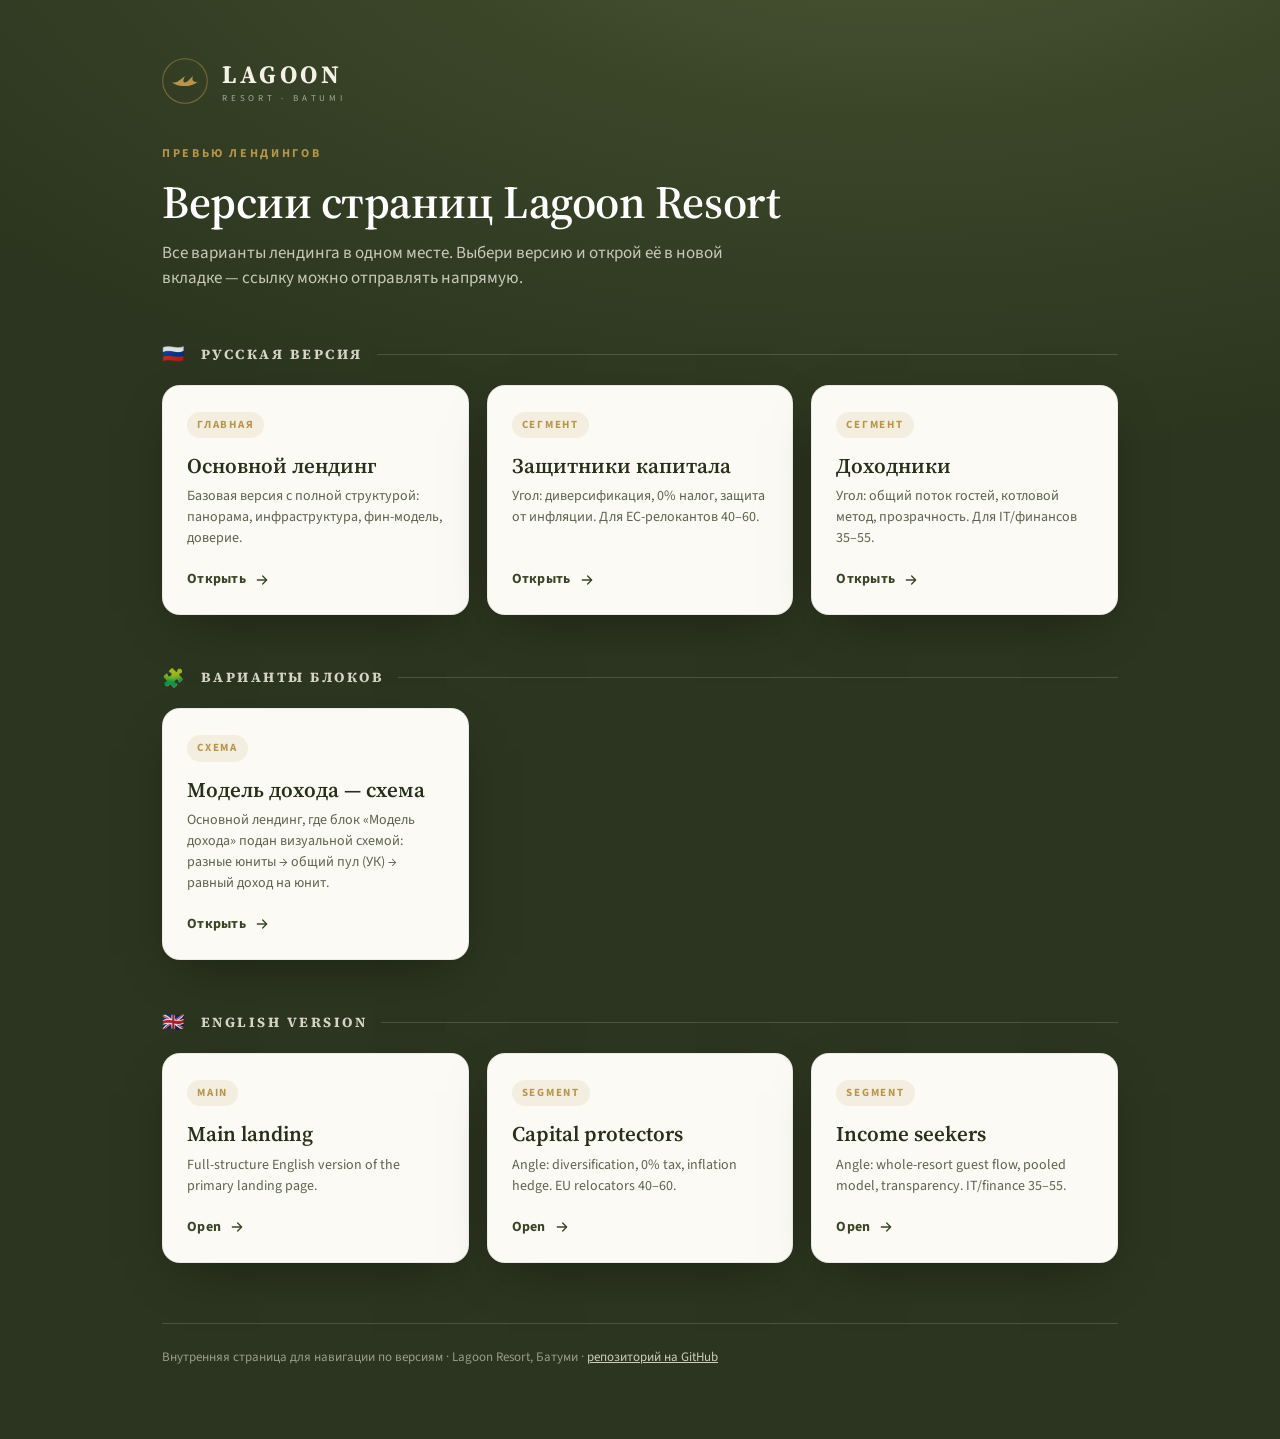
<file: versions.html>
<!doctype html>
<html lang="ru">
<head>
<meta charset="utf-8">
<meta name="viewport" content="width=device-width, initial-scale=1">
<meta name="robots" content="noindex">
<title>Lagoon Resort — Версии лендингов</title>
<link rel="preconnect" href="https://fonts.googleapis.com">
<link rel="preconnect" href="https://fonts.gstatic.com" crossorigin>
<link href="https://fonts.googleapis.com/css2?family=Source+Sans+3:wght@400;600;700&family=Source+Serif+4:opsz,wght@8..60,500;8..60,600;8..60,700&display=swap" rel="stylesheet">
<style>
  :root{
    --olive:#3a4528; --olive-soft:#4c5a36; --cream:#f4f1e6; --card:#fbfaf4;
    --gold:#b7964a; --gold-2:#c8a85a; --ink:#26301a; --ink-soft:#5d6450;
    --line:rgba(244,241,230,.16);
    --serif:"Source Serif 4",Georgia,serif;
    --sans:"Source Sans 3",system-ui,-apple-system,Segoe UI,sans-serif;
  }
  *{box-sizing:border-box;margin:0;padding:0}
  body{
    font-family:var(--sans); color:var(--cream);
    background:radial-gradient(1200px 600px at 70% -10%,#4c5a36 0%,#3a4528 45%,#2c351f 100%);
    min-height:100vh; line-height:1.5; -webkit-font-smoothing:antialiased;
  }
  .wrap{max-width:1000px;margin:0 auto;padding:56px 22px 72px}
  /* header */
  .brand{display:flex;align-items:center;gap:14px;margin-bottom:40px}
  .seagull{width:46px;height:46px;flex:none}
  .brand .name{font-family:var(--serif);font-size:25px;font-weight:700;letter-spacing:.14em;color:var(--cream)}
  .brand .sub{display:block;font-family:var(--sans);font-size:9px;letter-spacing:.42em;color:rgba(244,241,230,.6);margin-top:-2px}
  h1{font-family:var(--serif);font-weight:600;font-size:clamp(30px,5vw,46px);line-height:1.08;letter-spacing:-.01em;color:#fff;margin-bottom:14px}
  .lede{max-width:620px;color:rgba(244,241,230,.78);font-size:17px}
  .eyebrow{font-size:12px;font-weight:700;letter-spacing:.22em;text-transform:uppercase;color:var(--gold);margin-bottom:14px}
  /* groups */
  .group{margin-top:52px}
  .group__title{display:flex;align-items:center;gap:14px;font-family:var(--serif);font-size:14px;font-weight:700;letter-spacing:.18em;text-transform:uppercase;color:rgba(244,241,230,.85);margin-bottom:20px}
  .group__title::after{content:"";flex:1;height:1px;background:var(--line)}
  .flag{font-size:18px;line-height:1}
  /* grid */
  .grid{display:grid;grid-template-columns:repeat(3,1fr);gap:18px}
  @media(max-width:760px){.grid{grid-template-columns:1fr}}
  .card{
    background:var(--card);color:var(--ink);border-radius:18px;padding:26px 24px 24px;
    box-shadow:0 18px 50px -22px rgba(0,0,0,.5); border:1px solid rgba(58,69,40,.08);
    display:flex;flex-direction:column;text-decoration:none;
    transition:transform .18s ease, box-shadow .18s ease;
  }
  .card:hover{transform:translateY(-4px);box-shadow:0 26px 60px -20px rgba(0,0,0,.55)}
  .tag{display:inline-block;align-self:flex-start;font-size:11px;font-weight:700;letter-spacing:.16em;text-transform:uppercase;color:var(--gold);background:rgba(183,150,74,.12);padding:5px 10px;border-radius:999px;margin-bottom:16px}
  .card h3{font-family:var(--serif);font-size:21px;font-weight:600;line-height:1.15;color:var(--ink);margin-bottom:8px}
  .card p{font-size:14px;color:var(--ink-soft);flex:1;margin-bottom:20px}
  .go{display:inline-flex;align-items:center;gap:8px;font-weight:700;font-size:14px;letter-spacing:.02em;color:var(--olive)}
  .go svg{transition:transform .18s ease}
  .card:hover .go svg{transform:translateX(4px)}
  footer{margin-top:60px;padding-top:24px;border-top:1px solid var(--line);font-size:13px;color:rgba(244,241,230,.55)}
  footer a{color:rgba(244,241,230,.8)}
</style>
</head>
<body>
<div class="wrap">

  <div class="brand">
    <svg class="seagull" viewBox="0 0 64 64" fill="none" xmlns="http://www.w3.org/2000/svg" aria-hidden="true">
      <circle cx="32" cy="32" r="31" stroke="#b7964a" stroke-width="1.5" opacity=".5"/>
      <path d="M14 34c6 1 9-2 18-9-3 6-3 9 0 9 3 0 5-3 11-9-2 7 1 9 7 8-7 5-13 6-18 6s-13-1-18-5z" fill="#b7964a"/>
    </svg>
    <div>
      <span class="name">LAGOON</span>
      <span class="sub">RESORT · BATUMI</span>
    </div>
  </div>

  <p class="eyebrow">Превью лендингов</p>
  <h1>Версии страниц Lagoon Resort</h1>
  <p class="lede">Все варианты лендинга в одном месте. Выбери версию и открой её в новой вкладке — ссылку можно отправлять напрямую.</p>

  <!-- RU -->
  <section class="group">
    <div class="group__title"><span class="flag">🇷🇺</span> Русская версия</div>
    <div class="grid">
      <a class="card" href="index.html" target="_blank" rel="noopener">
        <span class="tag">Главная</span>
        <h3>Основной лендинг</h3>
        <p>Базовая версия с полной структурой: панорама, инфраструктура, фин-модель, доверие.</p>
        <span class="go">Открыть <svg width="16" height="16" viewBox="0 0 24 24" fill="none"><path d="M5 12h14M13 6l6 6-6 6" stroke="currentColor" stroke-width="2" stroke-linecap="round" stroke-linejoin="round"/></svg></span>
      </a>
      <a class="card" href="lp-capital.html" target="_blank" rel="noopener">
        <span class="tag">Сегмент</span>
        <h3>Защитники капитала</h3>
        <p>Угол: диверсификация, 0% налог, защита от инфляции. Для ЕС-релокантов 40–60.</p>
        <span class="go">Открыть <svg width="16" height="16" viewBox="0 0 24 24" fill="none"><path d="M5 12h14M13 6l6 6-6 6" stroke="currentColor" stroke-width="2" stroke-linecap="round" stroke-linejoin="round"/></svg></span>
      </a>
      <a class="card" href="lp-income.html" target="_blank" rel="noopener">
        <span class="tag">Сегмент</span>
        <h3>Доходники</h3>
        <p>Угол: общий поток гостей, котловой метод, прозрачность. Для IT/финансов 35–55.</p>
        <span class="go">Открыть <svg width="16" height="16" viewBox="0 0 24 24" fill="none"><path d="M5 12h14M13 6l6 6-6 6" stroke="currentColor" stroke-width="2" stroke-linecap="round" stroke-linejoin="round"/></svg></span>
      </a>
    </div>
  </section>

  <!-- Варианты / эксперименты -->
  <section class="group">
    <div class="group__title"><span class="flag">🧩</span> Варианты блоков</div>
    <div class="grid">
      <a class="card" href="index-scheme.html" target="_blank" rel="noopener">
        <span class="tag">Схема</span>
        <h3>Модель дохода — схема</h3>
        <p>Основной лендинг, где блок «Модель дохода» подан визуальной схемой: разные юниты → общий пул (УК) → равный доход на юнит.</p>
        <span class="go">Открыть <svg width="16" height="16" viewBox="0 0 24 24" fill="none"><path d="M5 12h14M13 6l6 6-6 6" stroke="currentColor" stroke-width="2" stroke-linecap="round" stroke-linejoin="round"/></svg></span>
      </a>
    </div>
  </section>

  <!-- EN -->
  <section class="group">
    <div class="group__title"><span class="flag">🇬🇧</span> English version</div>
    <div class="grid">
      <a class="card" href="en/index.html" target="_blank" rel="noopener">
        <span class="tag">Main</span>
        <h3>Main landing</h3>
        <p>Full-structure English version of the primary landing page.</p>
        <span class="go">Open <svg width="16" height="16" viewBox="0 0 24 24" fill="none"><path d="M5 12h14M13 6l6 6-6 6" stroke="currentColor" stroke-width="2" stroke-linecap="round" stroke-linejoin="round"/></svg></span>
      </a>
      <a class="card" href="en/lp-capital.html" target="_blank" rel="noopener">
        <span class="tag">Segment</span>
        <h3>Capital protectors</h3>
        <p>Angle: diversification, 0% tax, inflation hedge. EU relocators 40–60.</p>
        <span class="go">Open <svg width="16" height="16" viewBox="0 0 24 24" fill="none"><path d="M5 12h14M13 6l6 6-6 6" stroke="currentColor" stroke-width="2" stroke-linecap="round" stroke-linejoin="round"/></svg></span>
      </a>
      <a class="card" href="en/lp-income.html" target="_blank" rel="noopener">
        <span class="tag">Segment</span>
        <h3>Income seekers</h3>
        <p>Angle: whole-resort guest flow, pooled model, transparency. IT/finance 35–55.</p>
        <span class="go">Open <svg width="16" height="16" viewBox="0 0 24 24" fill="none"><path d="M5 12h14M13 6l6 6-6 6" stroke="currentColor" stroke-width="2" stroke-linecap="round" stroke-linejoin="round"/></svg></span>
      </a>
    </div>
  </section>

  <footer>
    Внутренняя страница для навигации по версиям · Lagoon Resort, Батуми ·
    <a href="https://github.com/igoradakhovskiy-cyber/lagoon-resort-site" target="_blank" rel="noopener">репозиторий на GitHub</a>
  </footer>

</div>
</body>
</html>
</file>
